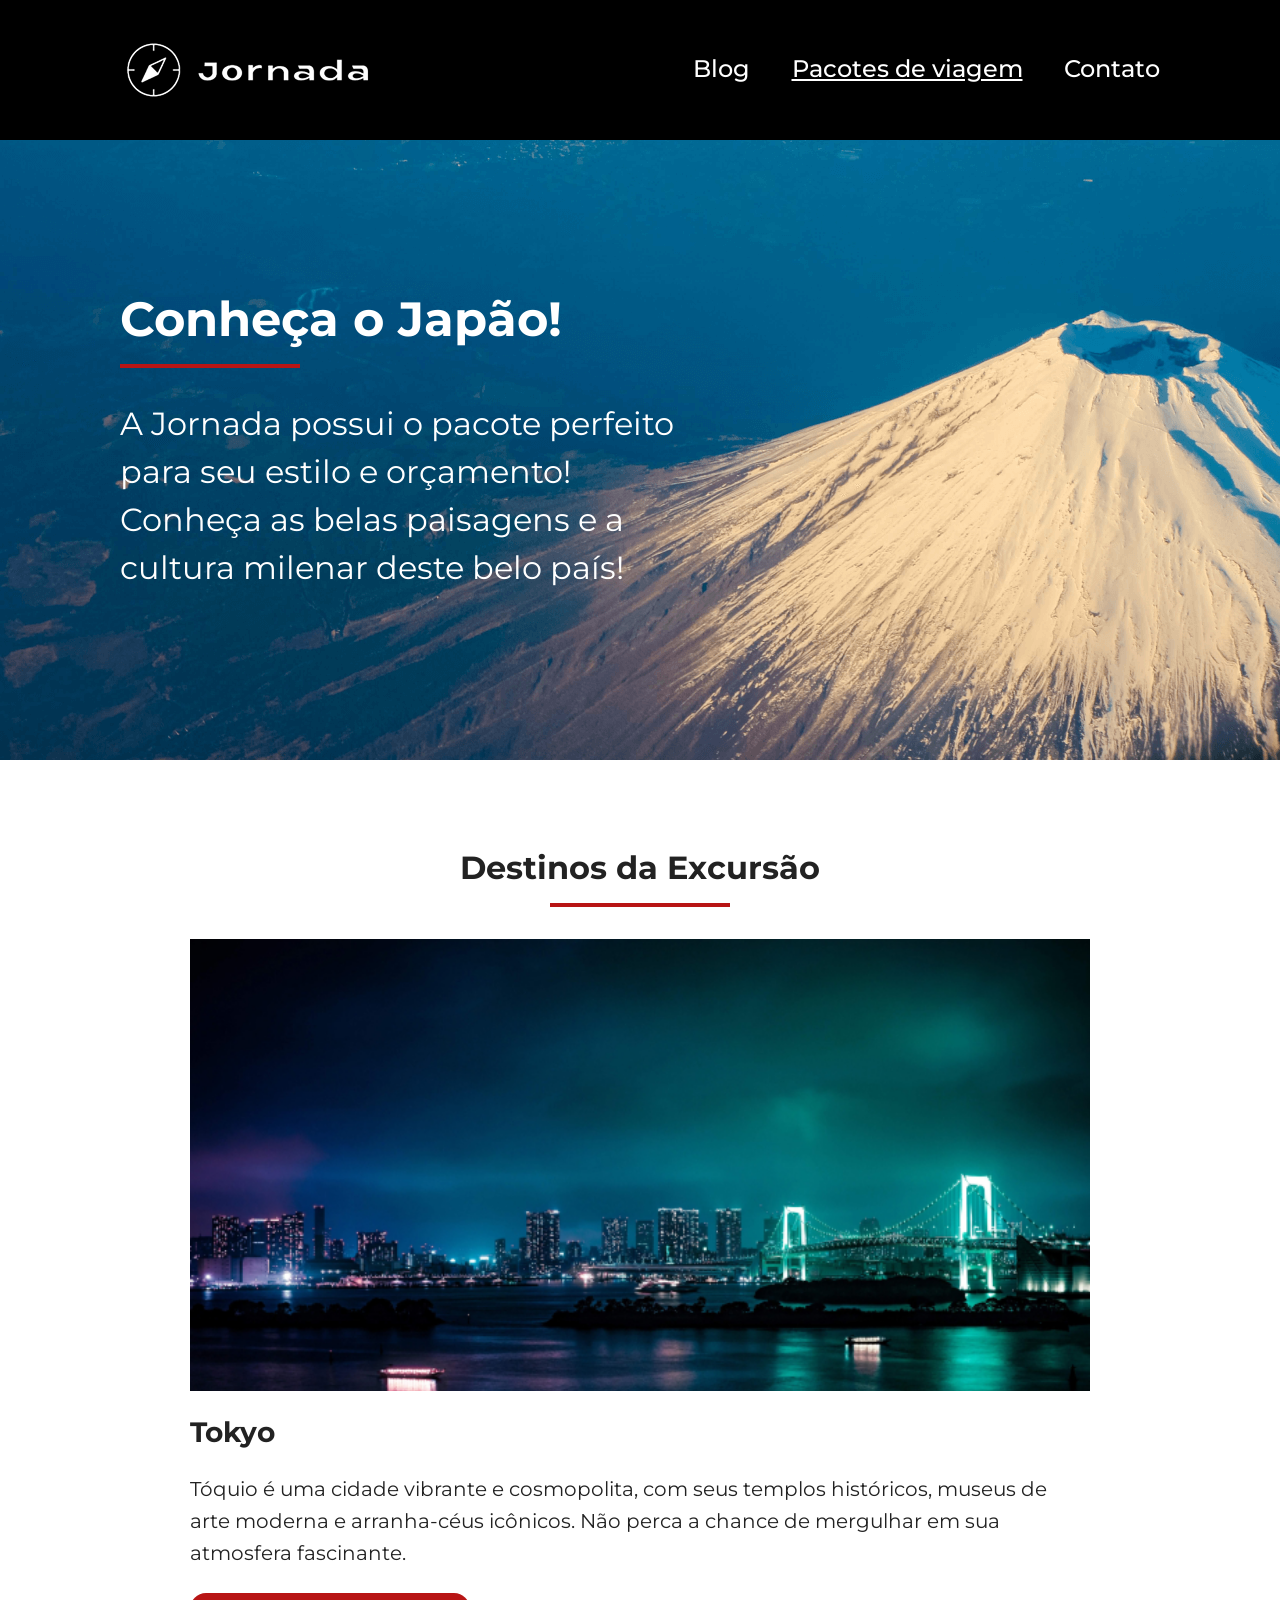
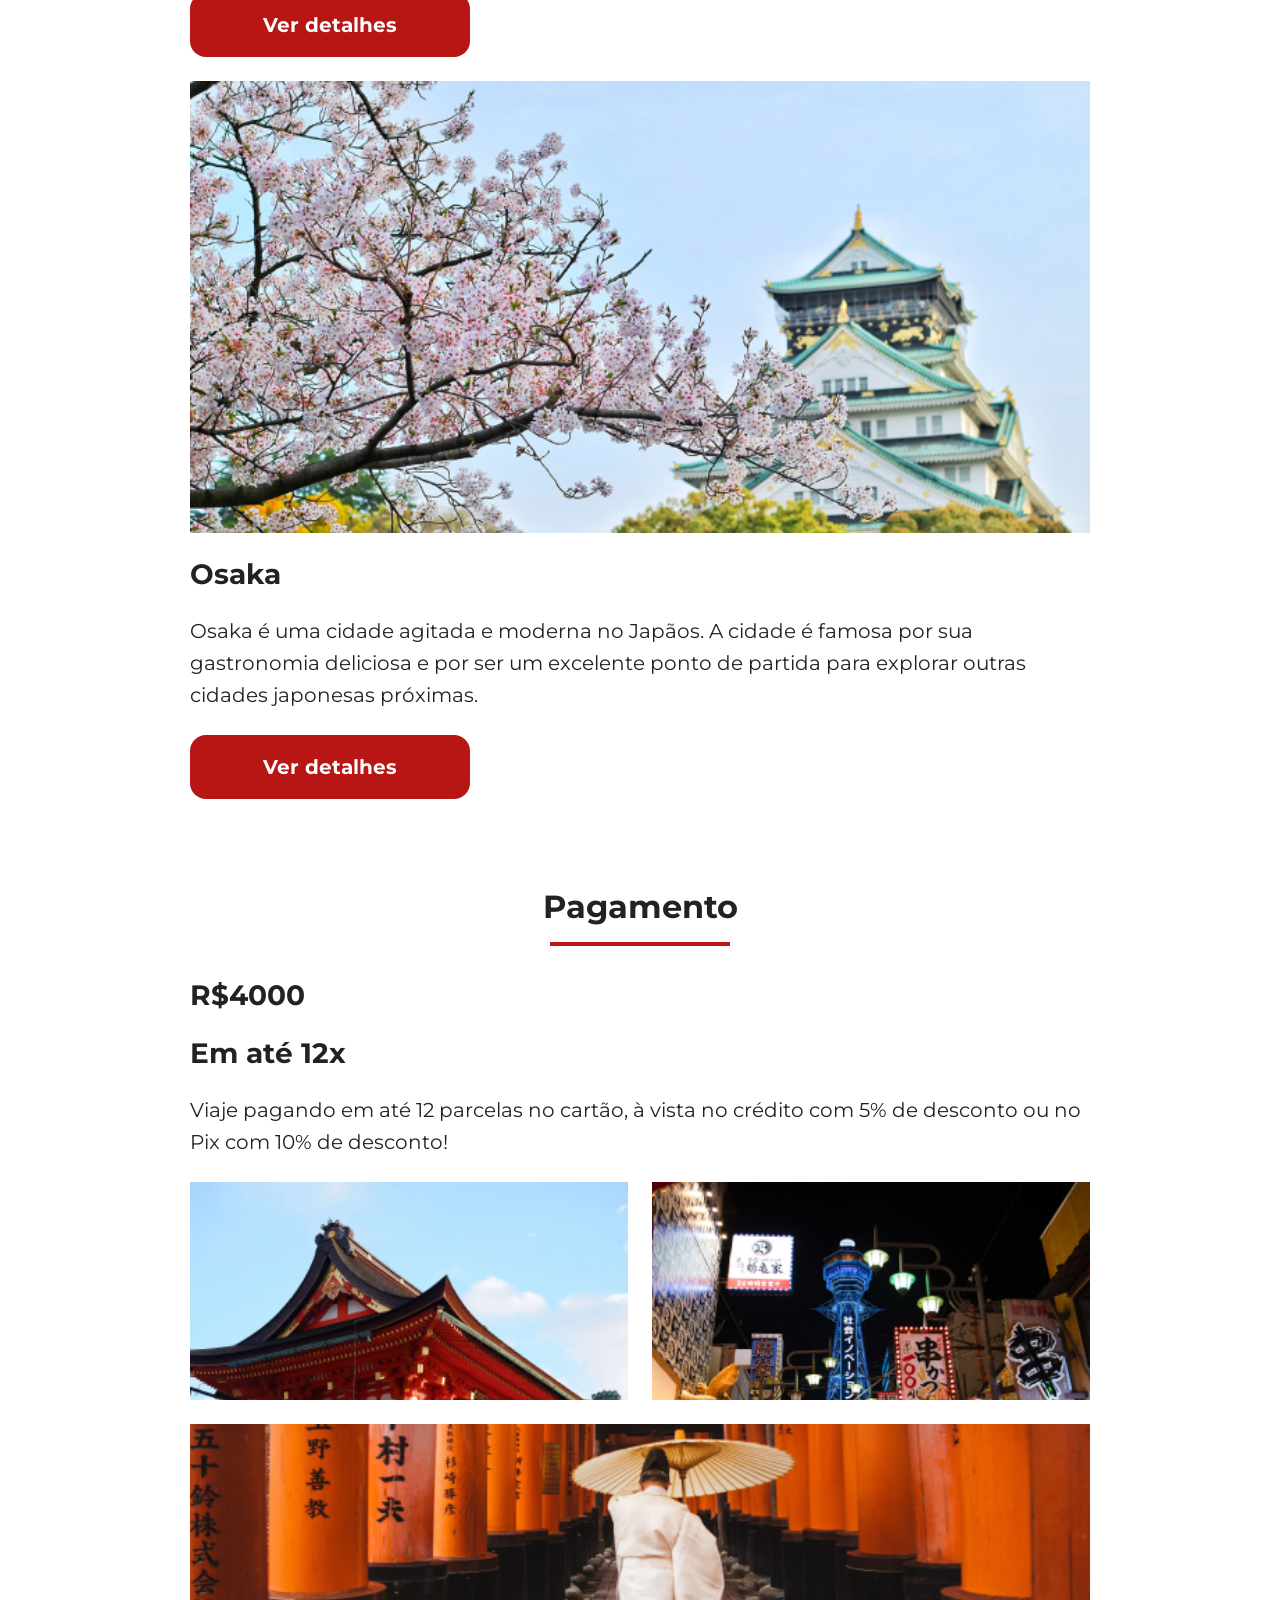
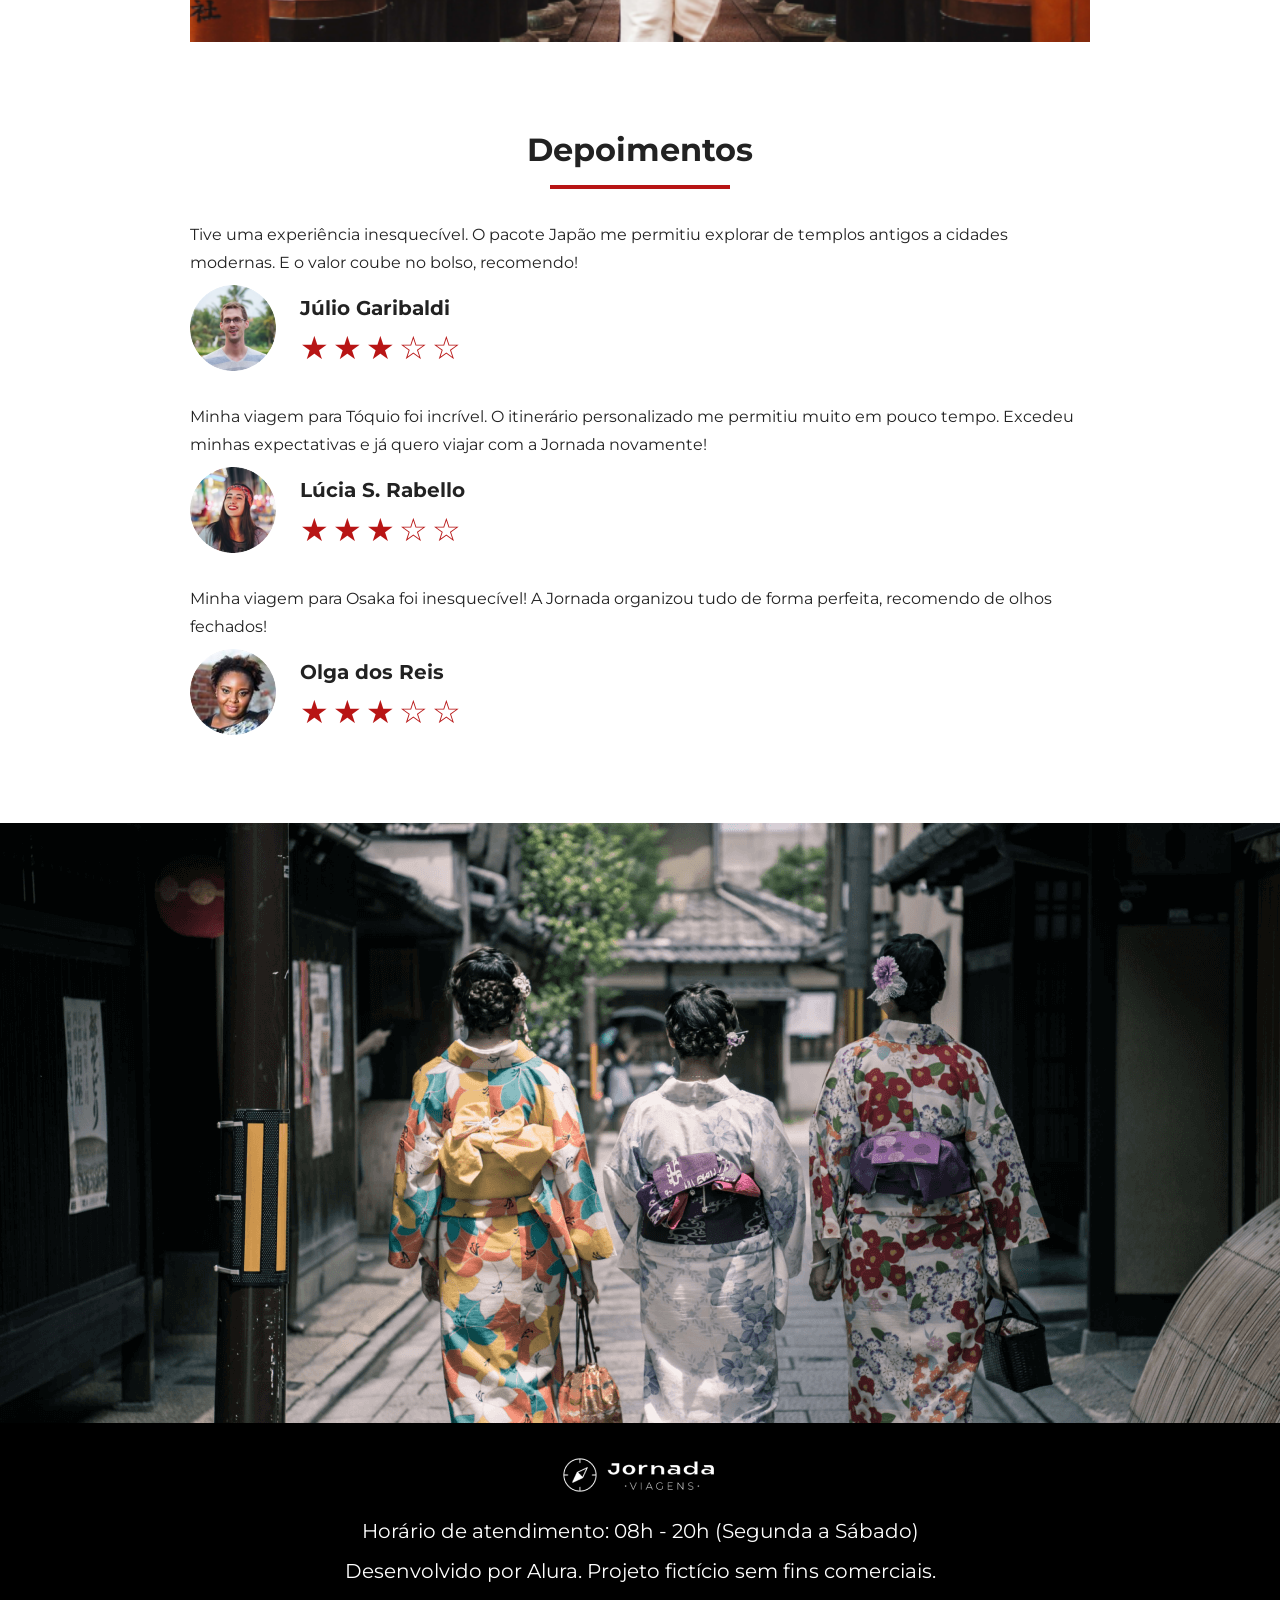
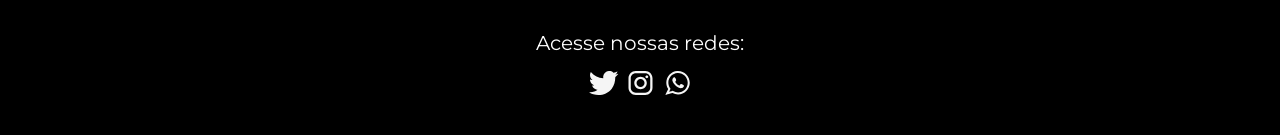
<file: pacotes-de-viagens.html>
<!DOCTYPE html>
<html lang="pt-BR">
  <head>
    <meta charset="UTF-8" />
    <meta name="viewport" content="width=device-width, initial-scale=1.0" />
    <meta
      name="description"
      content="Jornada Viagens,uma agência apaixonada por criar viagens inesquecíveis"
    />

    <meta name="og:title" content="Jornada Viagens" />
    <meta
      name="og:description"
      content="Jornada Viagens,uma agência apaixonada por criar viagens inesquecíveis"
    />
    <meta
      name="og:image"
      content="https://danicastilho.github.io/jornada-viagens/img/logo-footer.png"
    />
    <meta name="og:type" content="website" />
    <meta
      name="og:url"
      content="https://danicastilho.github.io/jornada-viagens"
    />

    <link rel="icon" href="favico.svg" type="xml/svg" />
    <link rel="stylesheet" href="./css/style.css" />

    <title>Jornada Viagens</title>
  </head>
  <body>
    <header class="main-header">
      <a class="logo" href="index.html" title="voltar para a página inicial">
        <img
          class="img-mobile"
          src="img/bussola-jornada-branco.png"
          alt="Bussola do logo Jornada Viagens na cor branca"
        />
        <img
          class="img-desktop"
          src="img/bussola-texto-jornada-branco.png"
          alt="Logo Jornada Viagens na cor branca"
        />
      </a>
      <div class="navigation-menu">
        <label for="menu">
          <img src="img/menu.png" alt="menu" />
        </label>
        <input type="checkbox" id="menu" hidden />
        <nav>
          <ul class="list-links">
            <li>
              <a href="blog.html" target="_blank" title="Acessar Blog">Blog</a>
            </li>
            <li>
              <a
                class="active"
                href="pacotes-de-viagens.html"
                target="_blank"
                title="Acessar Pacotes de viagem"
                >Pacotes de viagem</a
              >
            </li>
            <li>
              <a href="contato.html" target="_blank" title="Acessar Contato"
                >Contato</a
              >
            </li>
          </ul>
        </nav>
      </div>
    </header>
    <section class="travel-packages hero">
      <div class="hero-img">
        <div class="hero-content">
          <h1>Conheça o Japão!</h1>
          <hr />
          <p>
            A Jornada possui o pacote perfeito para seu estilo e orçamento!
            Conheça as belas paisagens e a cultura milenar deste belo país!
          </p>
        </div>
      </div>
    </section>

    <section class="travel-packages destinations">
      <div class="section-title">
        <h2>Destinos da Excursão</h2>
        <hr />
      </div>
      <div class="destination-items">
        <article class="item tokyo">
          <header>
            <div class="img-item"></div>
            <h3 class="content-title">Tokyo</h3>
          </header>
          <p class="content-text">
            Tóquio é uma cidade vibrante e cosmopolita, com seus templos
            históricos, museus de arte moderna e arranha-céus icônicos. Não
            perca a chance de mergulhar em sua atmosfera fascinante.
          </p>
          <footer>
            <a
              href="#"
              class="button"
              target="_blank"
              title="Veja mais detalhes do destino Tokyo"
              >Ver detalhes</a
            >
          </footer>
        </article>
        <article class="item osaka">
          <header>
            <div class="img-item"></div>
            <h3 class="content-title">Osaka</h3>
          </header>
          <p class="content-text">
            Osaka é uma cidade agitada e moderna no Japãos. A cidade é famosa
            por sua gastronomia deliciosa e por ser um excelente ponto de
            partida para explorar outras cidades japonesas próximas.
          </p>
          <footer>
            <a
              href="#"
              class="button"
              target="_blank"
              title="Veja mais detalhes do destino Osaka"
              >Ver detalhes</a
            >
          </footer>
        </article>
      </div>
    </section>
    <section class="travel-packages payments">
      <div class="section-title">
        <h2>Pagamento</h2>
        <hr />
      </div>
      <div class="content-container">
        <div class="text-content">
          <h3 class="content-title">R$4000</h3>
          <h3 class="content-title">Em até 12x</h3>

          <p class="content-text">
            Viaje pagando em até 12 parcelas no cartão, à vista no crédito com
            5% de desconto ou no Pix com 10% de desconto!
          </p>
        </div>
        <div class="image-gallery">
          <div class="image first"></div>
          <div class="image second"></div>
          <div class="image thirdy colspan-2"></div>
        </div>
      </div>
    </section>
    <section class="testimonials">
      <div class="section-title">
        <h2>Depoimentos</h2>
        <hr />
      </div>
      <div class="testimonial-container">
        <article>
          <header>
            <p>
              Tive uma experiência inesquecível. O pacote Japão me permitiu
              explorar de templos antigos a cidades modernas. E o valor coube no
              bolso, recomendo!
            </p>
          </header>
          <footer>
            <img
              src="img/travel-packages/avatar-julio.png"
              alt="imagem de perfil do cliente Júlio Garibaldi"
            />
            <div class="profile-content">
              <h3>Júlio Garibaldi</h3>
              <div class="rating">
                <span class="star">★</span>
                <span class="star">★</span>
                <span class="star">★</span>
                <span class="star">☆</span>
                <span class="star">☆</span>
              </div>
            </div>
          </footer>
        </article>
        <article>
          <header>
            <p>
              Minha viagem para Tóquio foi incrível. O itinerário personalizado
              me permitiu muito em pouco tempo. Excedeu minhas expectativas e já
              quero viajar com a Jornada novamente!
            </p>
          </header>
          <footer>
            <img
              src="img/travel-packages/avatar-lucia.png"
              alt="imagem de perfil da cliente Lúcia S. Rabello"
            />
            <div class="profile-content">
              <h3>Lúcia S. Rabello</h3>
              <div class="rating">
                <span class="star">★</span>
                <span class="star">★</span>
                <span class="star">★</span>
                <span class="star">☆</span>
                <span class="star">☆</span>
              </div>
            </div>
          </footer>
        </article>
        <article>
          <header>
            <p>
              Minha viagem para Osaka foi inesquecível! A Jornada organizou tudo
              de forma perfeita, recomendo de olhos fechados!
            </p>
          </header>
          <footer>
            <img
              src="img/travel-packages/avatar-olga.png"
              alt="imagem de perfil da cliente Olga dos Reis"
            />
            <div class="profile-content">
              <h3>Olga dos Reis</h3>
              <div class="rating">
                <span class="star">★</span>
                <span class="star">★</span>
                <span class="star">★</span>
                <span class="star">☆</span>
                <span class="star">☆</span>
              </div>
            </div>
          </footer>
        </article>
      </div>
    </section>
    <section class="travel-packages bottom-hero">
      <div class="hero-img"></div>
    </section>
    <footer class="main-footer">
      <div class="footer-content">
        <img src="img/logo-footer.png" alt="logo completo Jornada Viagens" />
        <p>Horário de atendimento: 08h - 20h (Segunda a Sábado)</p>
        <p>Desenvolvido por Alura. Projeto fictício sem fins comerciais.</p>
      </div>
      <div class="footer-social">
        <p>Acesse nossas redes:</p>

        <a href="#" target="_blank" title="Acesse o Twitter do Jornada Viagens"
          ><img
            src="img/icone-twitter.svg"
            alt="icone do Twitter na cor branca"
        /></a>

        <a
          href="#"
          target="_blank"
          title="Acesse o Instagram do Jornada Viagens"
          ><img
            src="img/icone-instagram.svg"
            alt="icone do Instagram na cor branca"
        /></a>

        <a href="#" target="_blank" title="Entre em contato através do whatsapp"
          ><img
            src="img/icone-whatsapp.svg"
            alt="icone do whatsapp na cor branca"
        /></a>
      </div>
    </footer>
  </body>
</html>
</file>
<file: css/style.css>
@import url(global.css);
@import url(header.css);
@import url(hero.css);
@import url(offers.css);
@import url(categories.css);
@import url(destinations.css);
@import url(payments.css);
@import url(testimonials.css);
@import url(footer.css);
</file>
